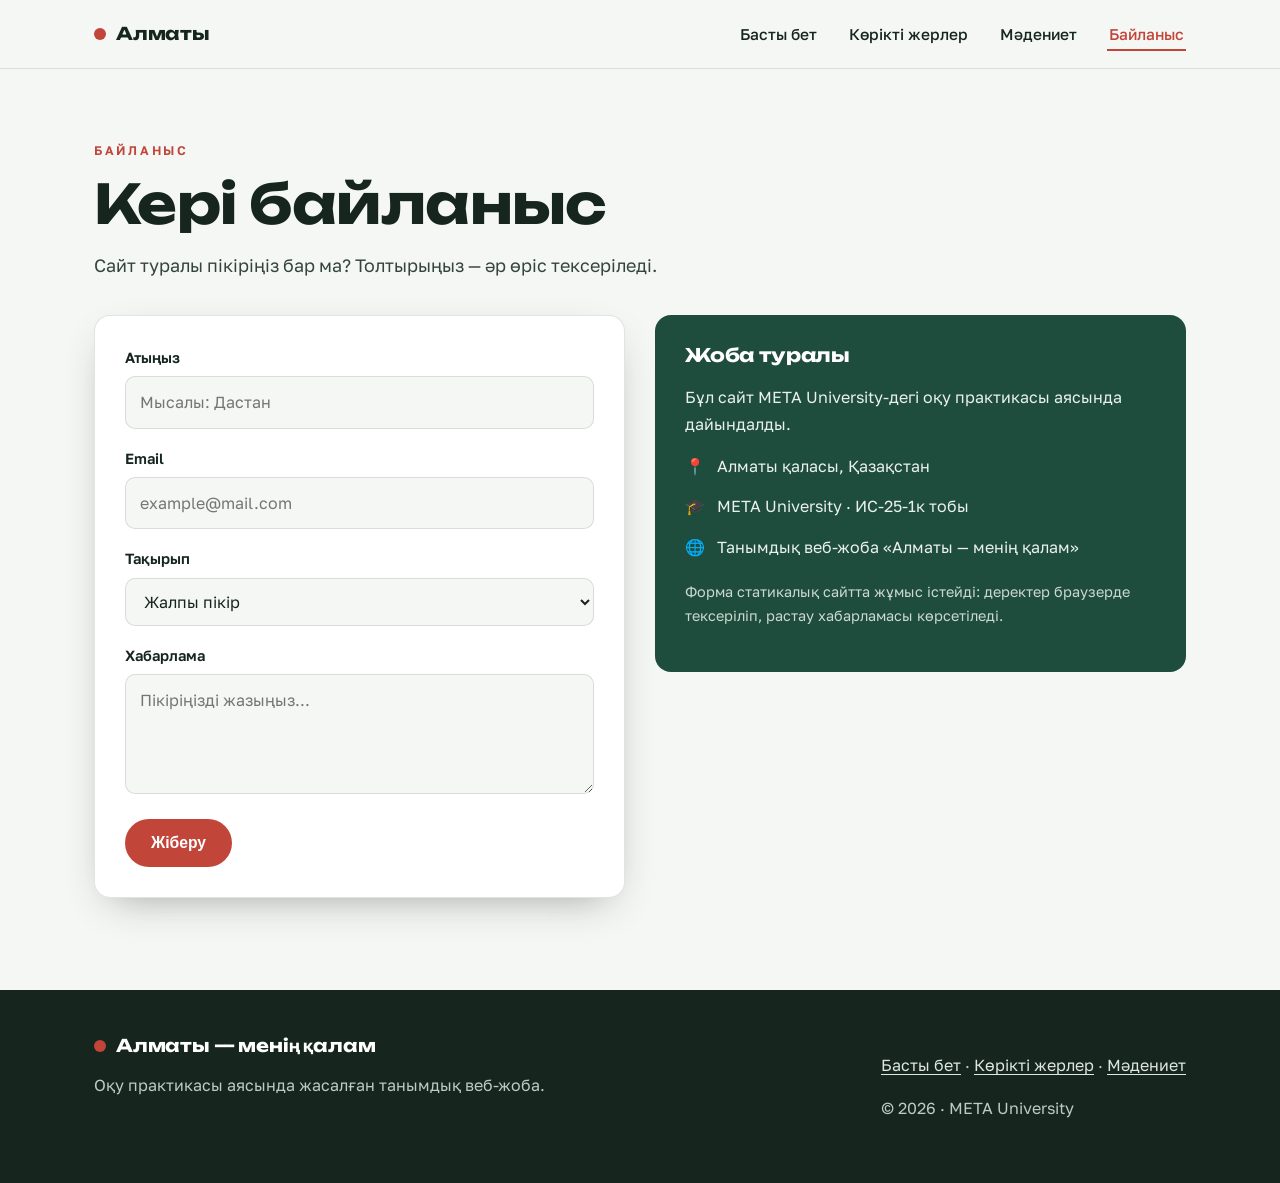
<file: contacts.html>
<!DOCTYPE html>
<html lang="kk">
<head>
  <meta charset="UTF-8">
  <meta name="viewport" content="width=device-width, initial-scale=1.0">
  <title>Байланыс | Алматы — менің қалам</title>
  <meta name="description" content="Кері байланыс формасы — пікіріңіз бен ұсынысыңызды қалдырыңыз.">
  <link rel="preconnect" href="https://fonts.googleapis.com">
  <link rel="preconnect" href="https://fonts.gstatic.com" crossorigin>
  <link href="https://fonts.googleapis.com/css2?family=Unbounded:wght@500;700&family=Golos+Text:wght@400;500;600&display=swap" rel="stylesheet">
  <link rel="stylesheet" href="style.css">
</head>
<body>

  <header class="site-header">
    <nav class="nav container" aria-label="Негізгі мәзір">
      <a href="index.html" class="brand"><span class="dot"></span>Алматы</a>
      <ul class="nav-links" id="nav-links">
        <li><a href="index.html">Басты бет</a></li>
        <li><a href="places.html">Көрікті жерлер</a></li>
        <li><a href="culture.html">Мәдениет</a></li>
        <li><a href="contacts.html" class="active">Байланыс</a></li>
      </ul>
      <button class="burger" aria-label="Мәзірді ашу" aria-expanded="false">
        <span></span><span></span><span></span>
      </button>
    </nav>
  </header>

  <section class="section">
    <div class="container">
      <p class="eyebrow">Байланыс</p>
      <h1 style="font-size:clamp(2.2rem,5vw,3.4rem);margin:0 0 14px">Кері байланыс</h1>
      <p class="lead">Сайт туралы пікіріңіз бар ма? Толтырыңыз — әр өріс тексеріледі.</p>

      <div class="form-wrap" style="margin-top:34px">
        <!-- Форма -->
        <form id="feedback-form" novalidate>
          <div class="field">
            <label for="f-name">Атыңыз</label>
            <input type="text" id="f-name" name="name" placeholder="Мысалы: Дастан" autocomplete="name">
            <div class="err">Атыңызды енгізіңіз (кемінде 2 әріп).</div>
          </div>
          <div class="field">
            <label for="f-email">Email</label>
            <input type="email" id="f-email" name="email" placeholder="example@mail.com" autocomplete="email">
            <div class="err">Жарамды email мекенжайын енгізіңіз.</div>
          </div>
          <div class="field">
            <label for="f-topic">Тақырып</label>
            <select id="f-topic" name="topic">
              <option>Жалпы пікір</option>
              <option>Көрікті жерлер</option>
              <option>Техникалық ұсыныс</option>
            </select>
          </div>
          <div class="field">
            <label for="f-msg">Хабарлама</label>
            <textarea id="f-msg" name="message" placeholder="Пікіріңізді жазыңыз..."></textarea>
            <div class="err">Хабарлама кемінде 5 таңбадан тұруы керек.</div>
          </div>
          <button type="submit" class="btn btn-primary">Жіберу</button>
          <div class="form-msg" id="form-msg" role="status" aria-live="polite"></div>
        </form>

        <!-- Контакт ақпараты -->
        <aside class="contact-card">
          <h3>Жоба туралы</h3>
          <p>Бұл сайт META University-дегі оқу практикасы аясында дайындалды.</p>
          <div class="row"><span>📍</span><span>Алматы қаласы, Қазақстан</span></div>
          <div class="row"><span>🎓</span><span>META University · ИС-25-1к тобы</span></div>
          <div class="row"><span>🌐</span><span>Танымдық веб-жоба «Алматы — менің қалам»</span></div>
          <p style="margin-top:20px;font-size:.9rem;opacity:.85">
            Форма статикалық сайтта жұмыс істейді: деректер браузерде тексеріліп,
            растау хабарламасы көрсетіледі.</p>
        </aside>
      </div>
    </div>
  </section>

  <footer class="site-footer">
    <div class="container">
      <div>
        <a href="index.html" class="brand"><span class="dot"></span>Алматы — менің қалам</a>
        <p>Оқу практикасы аясында жасалған танымдық веб-жоба.</p>
      </div>
      <div>
        <p><a href="index.html">Басты бет</a> · <a href="places.html">Көрікті жерлер</a> · <a href="culture.html">Мәдениет</a></p>
        <p>© <span id="year">2026</span> · META University</p>
      </div>
    </div>
  </footer>

  <script src="main.js"></script>
</body>
</html>
</file>
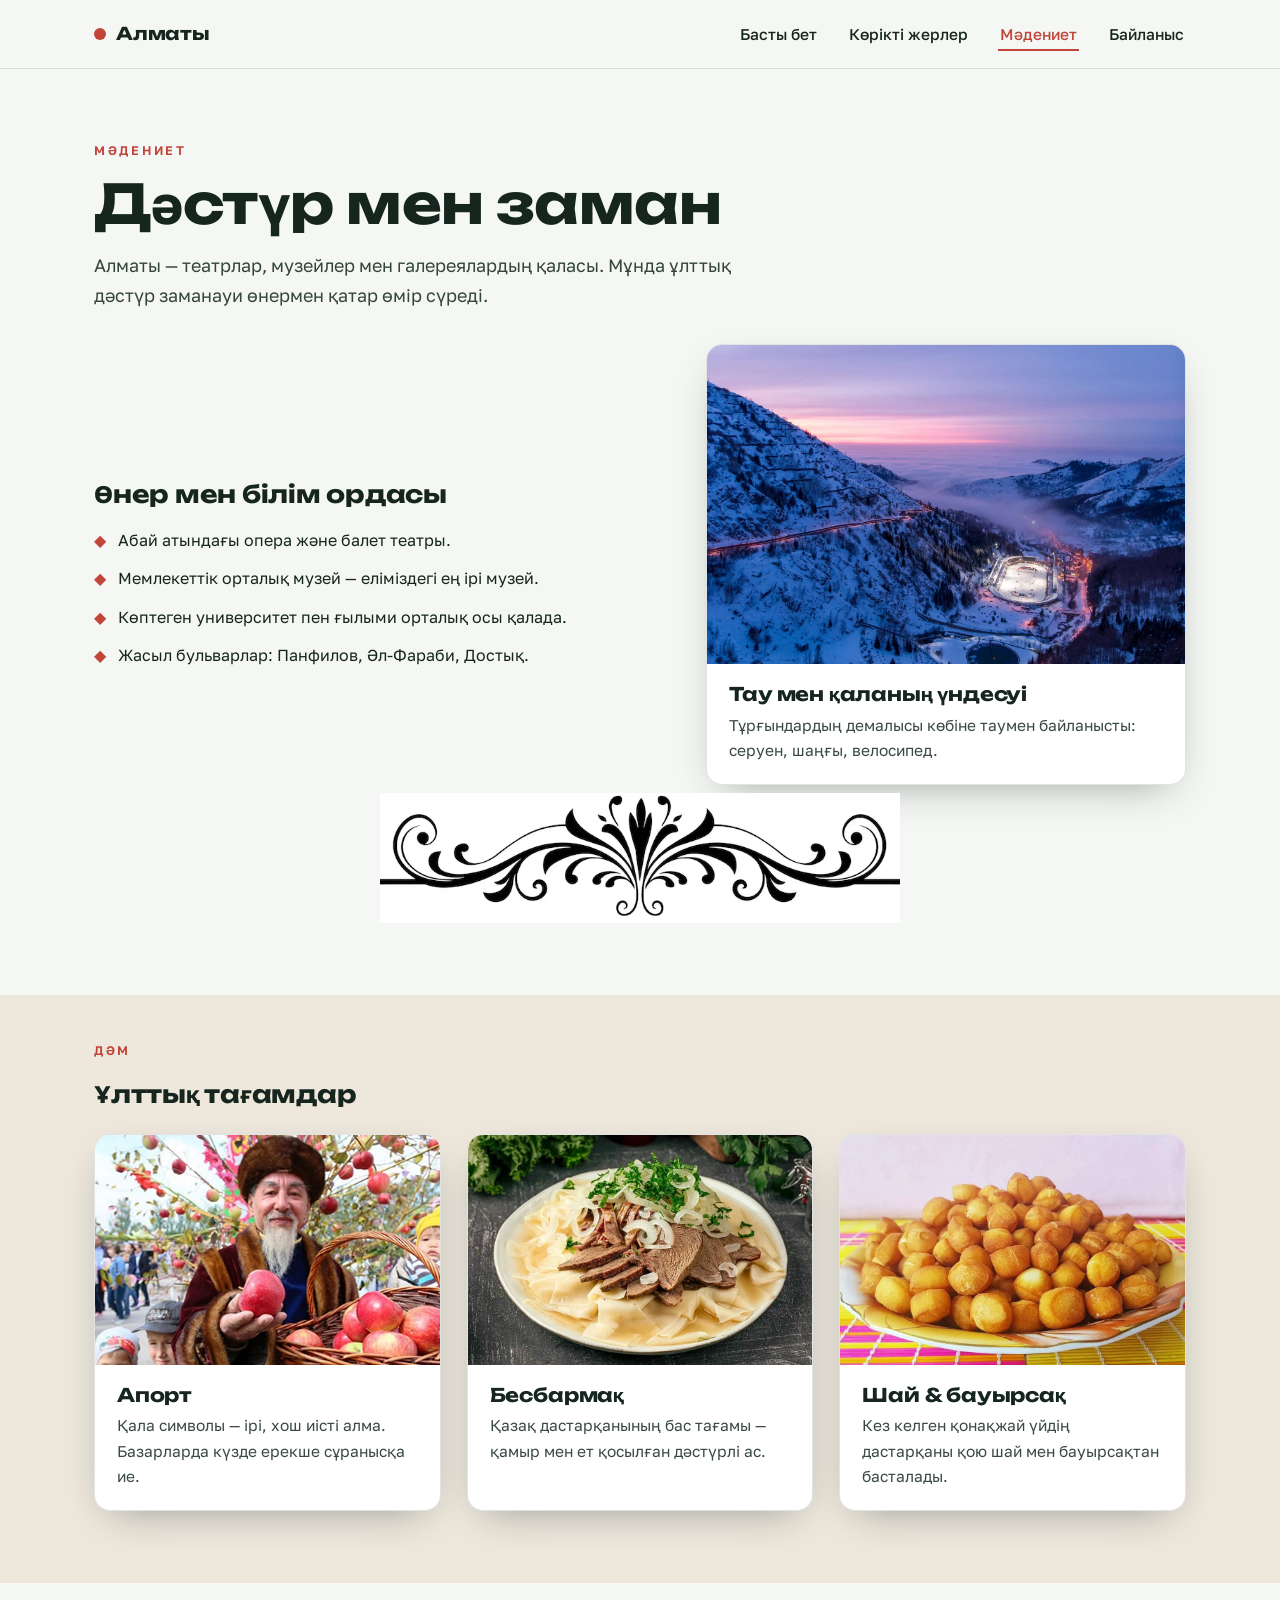
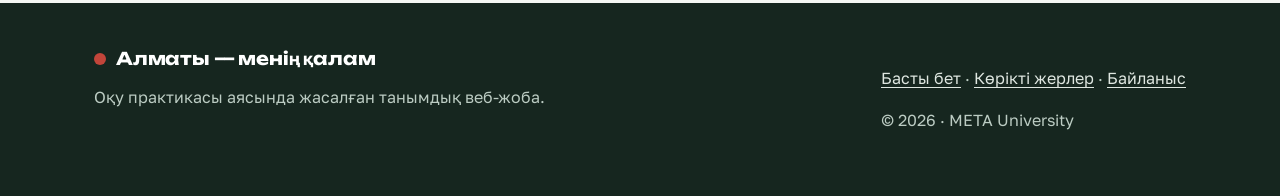
<file: culture.html>
<!DOCTYPE html>
<html lang="kk">
<head>
  <meta charset="UTF-8">
  <meta name="viewport" content="width=device-width, initial-scale=1.0">
  <title>Мәдениет | Алматы — менің қалам</title>
  <meta name="description" content="Алматының мәдениеті, дәстүрі мен ұлттық тағамдары.">
  <link rel="preconnect" href="https://fonts.googleapis.com">
  <link rel="preconnect" href="https://fonts.gstatic.com" crossorigin>
  <link href="https://fonts.googleapis.com/css2?family=Unbounded:wght@500;700&family=Golos+Text:wght@400;500;600&display=swap" rel="stylesheet">
  <link rel="stylesheet" href="style.css">
</head>
<body>

  <header class="site-header">
    <nav class="nav container" aria-label="Негізгі мәзір">
      <a href="index.html" class="brand"><span class="dot"></span>Алматы</a>
      <ul class="nav-links" id="nav-links">
        <li><a href="index.html">Басты бет</a></li>
        <li><a href="places.html">Көрікті жерлер</a></li>
        <li><a href="culture.html" class="active">Мәдениет</a></li>
        <li><a href="contacts.html">Байланыс</a></li>
      </ul>
      <button class="burger" aria-label="Мәзірді ашу" aria-expanded="false">
        <span></span><span></span><span></span>
      </button>
    </nav>
  </header>

  <section class="section">
    <div class="container">
      <p class="eyebrow">Мәдениет</p>
      <h1 style="font-size:clamp(2.2rem,5vw,3.4rem);margin:0 0 14px">Дәстүр мен заман</h1>
      <p class="lead">Алматы — театрлар, музейлер мен галереялардың қаласы. Мұнда ұлттық
         дәстүр заманауи өнермен қатар өмір сүреді.</p>

      <div class="grid cols-2" style="margin-top:34px">
        <div>
          <h2>Өнер мен білім ордасы</h2>
          <ul class="feature-list">
            <li><span class="mk">◆</span> Абай атындағы опера және балет театры.</li>
            <li><span class="mk">◆</span> Мемлекеттік орталық музей — еліміздегі ең ірі музей.</li>
            <li><span class="mk">◆</span> Көптеген университет пен ғылыми орталық осы қалада.</li>
            <li><span class="mk">◆</span> Жасыл бульварлар: Панфилов, Әл-Фараби, Достық.</li>
          </ul>
        </div>
        <div class="card">
          <img src="medeu.webp" alt="Тау бөктеріндегі қала">
          <div class="body">
            <h3>Тау мен қаланың үндесуі</h3>
            <p>Тұрғындардың демалысы көбіне таумен байланысты: серуен, шаңғы, велосипед.</p>
          </div>
        </div>
      </div>

      <div class="divider"><img src="butterfly.avif" alt=""></div>
    </div>
  </section>

  <section class="section" style="background:var(--sand);padding-top:46px">
    <div class="container">
      <p class="eyebrow">Дәм</p>
      <h2>Ұлттық тағамдар</h2>
      <div class="grid cols-3" style="margin-top:26px">
        <article class="card">
          <img src="alma.jpg" alt="Апорт алмасы">
          <div class="body"><h3>Апорт</h3>
            <p>Қала символы — ірі, хош иісті алма. Базарларда күзде ерекше сұранысқа ие.</p></div>
        </article>
        <article class="card">
          <img src="beshbarmak.webp" alt="Бесбармақ ұсынылатын дастарқан">
          <div class="body"><h3>Бесбармақ</h3>
            <p>Қазақ дастарқанының бас тағамы — қамыр мен ет қосылған дәстүрлі ас.</p></div>
        </article>
        <article class="card">
          <img src="bauyrsaq.webp" alt="Шай мен бауырсақ">
          <div class="body"><h3>Шай &amp; бауырсақ</h3>
            <p>Кез келген қонақжай үйдің дастарқаны қою шай мен бауырсақтан басталады.</p></div>
        </article>
      </div>
    </div>
  </section>

  <footer class="site-footer">
    <div class="container">
      <div>
        <a href="index.html" class="brand"><span class="dot"></span>Алматы — менің қалам</a>
        <p>Оқу практикасы аясында жасалған танымдық веб-жоба.</p>
      </div>
      <div>
        <p><a href="index.html">Басты бет</a> · <a href="places.html">Көрікті жерлер</a> · <a href="contacts.html">Байланыс</a></p>
        <p>© <span id="year">2026</span> · META University</p>
      </div>
    </div>
  </footer>

  <script src="main.js"></script>
</body>
</html>
</file>
<file: style.css>
/* ====== Almaty — менің қалам :: негізгі стиль ====== */
:root{
  --ink:#16261F;        /* терең қарағай — мәтін */
  --pine:#1F4D3D;       /* тау жасылы */
  --pine-dark:#18342A;
  --snow:#F5F7F4;       /* фон */
  --apple:#C2453A;      /* екпін — алма қызылы */
  --apple-dark:#A8392F;
  --teal:#7FA9A0;
  --amber:#D89B5A;
  --sand:#EDE7DC;
  --line:rgba(22,38,31,.12);
  --shadow:0 14px 40px -18px rgba(22,38,31,.45);
  --r:16px;
  --maxw:1140px;
}
*{box-sizing:border-box}
html{scroll-behavior:smooth}
body{
  margin:0;
  font-family:"Golos Text",system-ui,Arial,sans-serif;
  color:var(--ink);
  background:var(--snow);
  line-height:1.65;
  -webkit-font-smoothing:antialiased;
}
h1,h2,h3,.brand{font-family:"Unbounded","Golos Text",sans-serif;line-height:1.1;letter-spacing:-.01em}
img{max-width:100%;display:block}
a{color:var(--pine);text-underline-offset:3px}
.container{max-width:var(--maxw);margin-inline:auto;padding-inline:24px}
.section{padding:72px 0}
.eyebrow{
  font-size:.78rem;letter-spacing:.22em;text-transform:uppercase;
  color:var(--apple);font-weight:600;margin:0 0 12px
}
.lead{font-size:1.12rem;max-width:62ch;color:#34453d}

/* ---------- Header / nav between pages ---------- */
.site-header{
  position:sticky;top:0;z-index:50;
  background:rgba(245,247,244,.86);backdrop-filter:blur(10px);
  border-bottom:1px solid var(--line);
}
.nav{display:flex;align-items:center;justify-content:space-between;height:68px}
.brand{display:flex;align-items:center;gap:10px;font-weight:700;font-size:1.1rem;text-decoration:none;color:var(--ink)}
.brand .dot{width:12px;height:12px;border-radius:50%;background:var(--apple);display:inline-block}
.nav-links{display:flex;gap:28px;list-style:none;margin:0;padding:0}
.nav-links a{
  text-decoration:none;color:var(--ink);font-weight:500;font-size:.97rem;
  padding:6px 2px;border-bottom:2px solid transparent;transition:.2s
}
.nav-links a:hover{color:var(--apple)}
.nav-links a.active{border-bottom-color:var(--apple);color:var(--apple)}
.burger{display:none;background:none;border:0;cursor:pointer;padding:8px}
.burger span{display:block;width:26px;height:2px;background:var(--ink);margin:5px 0;transition:.25s}

/* ---------- Hero ---------- */
.hero{position:relative;color:var(--snow);overflow:hidden;background:var(--ink)}
.hero img.hero-bg{position:absolute;inset:0;width:100%;height:100%;object-fit:cover;opacity:.55}
.hero .container{position:relative;padding-top:96px;padding-bottom:104px}
.hero h1{font-size:clamp(2.6rem,7vw,5rem);margin:0 0 18px;color:var(--snow)}
.hero h1 .ac{color:var(--apple)}
.hero p{max-width:54ch;font-size:1.15rem;color:#dfe7e1}
.hero .actions{display:flex;gap:14px;flex-wrap:wrap;margin-top:28px}

.btn{
  display:inline-flex;align-items:center;gap:8px;
  padding:13px 24px;border-radius:999px;font-weight:600;font-size:.98rem;
  text-decoration:none;cursor:pointer;border:2px solid transparent;transition:.2s
}
.btn-primary{background:var(--apple);color:#fff}
.btn-primary:hover{background:var(--apple-dark)}
.btn-ghost{border-color:rgba(245,247,244,.5);color:var(--snow)}
.btn-ghost:hover{background:rgba(245,247,244,.12)}

/* ---------- in-page nav (бет ішіндегі мәзір) ---------- */
.page-nav{
  position:sticky;top:68px;z-index:40;
  background:var(--pine);border-radius:0;
}
.page-nav ul{display:flex;flex-wrap:wrap;gap:6px;list-style:none;margin:0;padding:10px 24px;max-width:var(--maxw);margin-inline:auto}
.page-nav a{
  text-decoration:none;color:#cfe0d8;font-size:.9rem;font-weight:500;
  padding:7px 14px;border-radius:999px;transition:.2s
}
.page-nav a:hover{color:#fff;background:rgba(255,255,255,.08)}
.page-nav a.current{background:var(--apple);color:#fff}

/* ---------- generic blocks ---------- */
.grid{display:grid;gap:26px}
.cols-3{grid-template-columns:repeat(3,1fr)}
.cols-2{grid-template-columns:1.1fr .9fr;align-items:center}
.card{
  background:#fff;border:1px solid var(--line);border-radius:var(--r);
  overflow:hidden;box-shadow:var(--shadow);transition:transform .25s,box-shadow .25s
}
.card:hover{transform:translateY(-4px)}
.card img{aspect-ratio:3/2;object-fit:cover;width:100%}
.card .body{padding:20px 22px}
.card h3{margin:0 0 8px;font-size:1.18rem}
.card p{margin:0;color:#3a4a42;font-size:.97rem}

.stats{display:grid;grid-template-columns:repeat(4,1fr);gap:20px;margin-top:36px}
.stat{background:#fff;border:1px solid var(--line);border-radius:var(--r);padding:24px}
.stat .num{font-family:"Unbounded";font-size:2rem;color:var(--apple);line-height:1}
.stat .lbl{font-size:.86rem;color:#4a5a52;margin-top:8px}

.media-row{display:grid;grid-template-columns:1fr 1fr;gap:30px;align-items:center}
.media-box{background:#fff;border:1px solid var(--line);border-radius:var(--r);padding:22px;box-shadow:var(--shadow)}
.media-box h3{margin:0 0 6px;font-size:1.15rem}
.media-box p{margin:0 0 16px;color:#3a4a42;font-size:.95rem}
audio,video{width:100%;border-radius:10px}
video{background:#000}

.divider{margin:8px 0 0}
.divider img{width:100%;max-width:520px;margin-inline:auto}

/* lists */
.feature-list{list-style:none;padding:0;margin:18px 0 0;display:grid;gap:12px}
.feature-list li{display:flex;gap:12px;align-items:flex-start}
.feature-list .mk{color:var(--apple);font-weight:700;flex:none}

/* ---------- form ---------- */
.form-wrap{display:grid;grid-template-columns:1fr 1fr;gap:30px;align-items:start}
.contact-card{background:var(--pine);color:#eaf1ec;border-radius:var(--r);padding:30px}
.contact-card h3{color:#fff;margin-top:0}
.contact-card a{color:#fff}
.contact-card .row{display:flex;gap:12px;margin:14px 0;align-items:flex-start}
form{background:#fff;border:1px solid var(--line);border-radius:var(--r);padding:30px;box-shadow:var(--shadow)}
.field{margin-bottom:18px}
.field label{display:block;font-weight:600;font-size:.92rem;margin-bottom:6px}
.field input,.field textarea,.field select{
  width:100%;padding:12px 14px;border:1px solid var(--line);border-radius:10px;
  font:inherit;color:var(--ink);background:var(--snow);transition:.2s
}
.field input:focus,.field textarea:focus,.field select:focus{
  outline:none;border-color:var(--apple);box-shadow:0 0 0 3px rgba(194,69,58,.15);background:#fff
}
.field textarea{min-height:120px;resize:vertical}
.err{color:var(--apple);font-size:.84rem;margin-top:5px;display:none}
.field.invalid .err{display:block}
.field.invalid input,.field.invalid textarea{border-color:var(--apple)}
.form-msg{display:none;margin-top:14px;padding:14px 16px;border-radius:10px;
  background:#e7f1ea;border:1px solid var(--pine);color:var(--pine);font-weight:600}
.form-msg.show{display:block}

/* ---------- footer ---------- */
.site-footer{background:var(--ink);color:#bcccc3;padding:46px 0;margin-top:20px}
.site-footer .container{display:flex;justify-content:space-between;gap:24px;flex-wrap:wrap}
.site-footer a{color:#dfe7e1}
.site-footer .brand{color:#fff}

/* ---------- focus visibility ---------- */
a:focus-visible,button:focus-visible,input:focus-visible,textarea:focus-visible{
  outline:3px solid var(--amber);outline-offset:2px;border-radius:6px
}

/* ---------- responsive ---------- */
@media (max-width:900px){
  .cols-3{grid-template-columns:1fr 1fr}
  .stats{grid-template-columns:1fr 1fr}
  .media-row,.form-wrap{grid-template-columns:1fr}
  .cols-2{grid-template-columns:1fr}
}
@media (max-width:680px){
  .burger{display:block}
  .nav-links{
    position:absolute;top:68px;left:0;right:0;background:var(--snow);
    flex-direction:column;gap:0;padding:8px 24px 18px;border-bottom:1px solid var(--line);
    transform:translateY(-130%);transition:.3s;box-shadow:var(--shadow)
  }
  .nav-links.open{transform:translateY(0)}
  .nav-links a{padding:12px 0;border-bottom:1px solid var(--line)}
  .cols-3{grid-template-columns:1fr}
  .section{padding:54px 0}
}
@media (prefers-reduced-motion:reduce){
  *{scroll-behavior:auto !important;transition:none !important}
}
</file>
